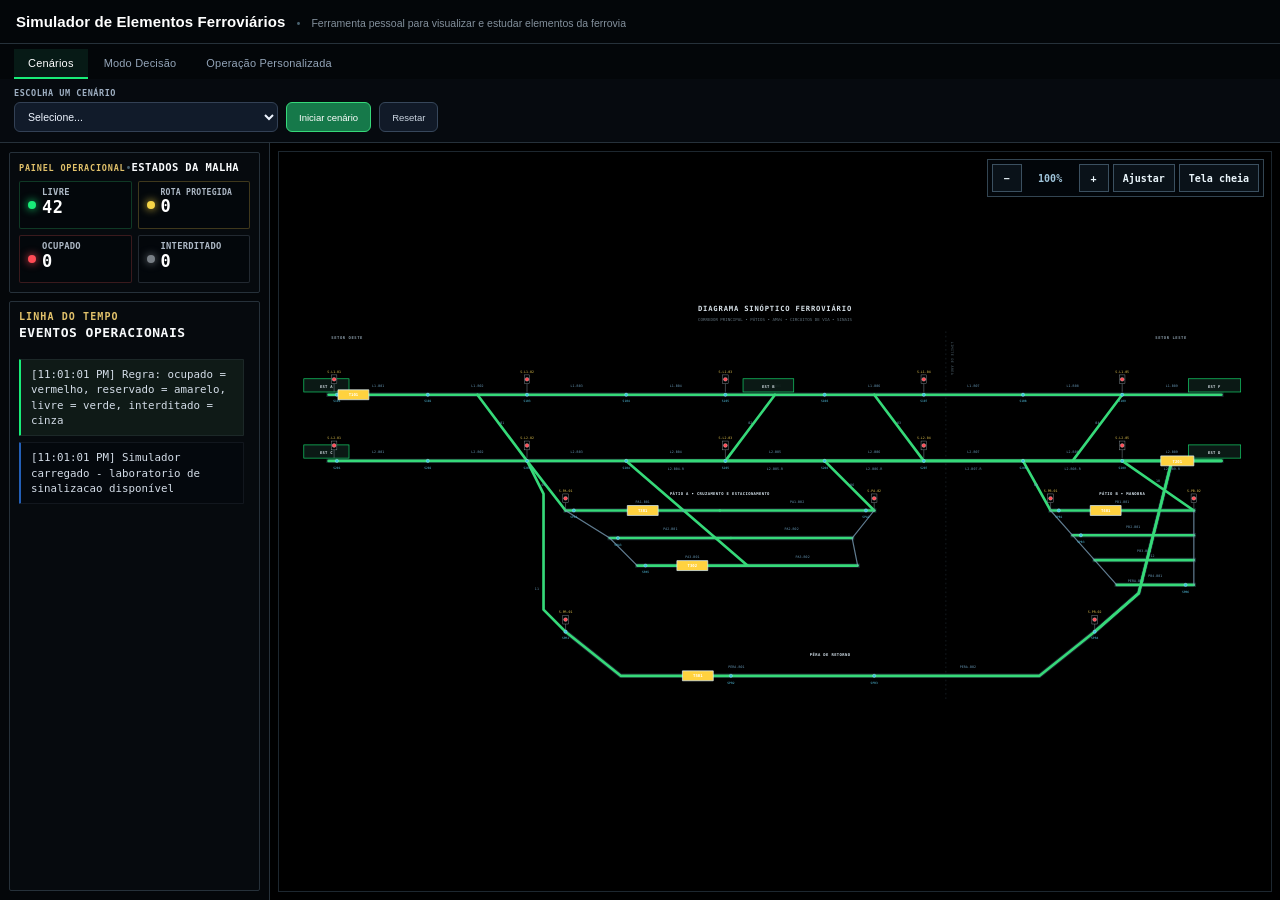
<file: index.html>
<!DOCTYPE html>
<html lang="pt-br">
<head>
  <meta charset="UTF-8">
  <meta name="viewport" content="width=device-width, initial-scale=1.0">
  <title>Simulador de Elementos Ferroviários</title>
  <link rel="stylesheet" href="./css/cco.css?v=77">
</head>
<body>
<header class="cco-header">
  <div class="brand-block brand-block--inline">
    <h1>Simulador de Elementos Ferroviários</h1>
    <span class="brand-separator" aria-hidden="true">•</span>
    <span class="subtitle">Ferramenta pessoal para visualizar e estudar elementos da ferrovia</span>
  </div>
</header>

<section class="operation-hub" aria-label="Modos de operação">
  <nav class="mode-tabs" role="tablist" aria-label="Modos do simulador">
    <button type="button" class="mode-tab active" data-mode-tab="cenarios" role="tab" aria-selected="true">Cenários</button>
    <button type="button" class="mode-tab" data-mode-tab="decisao" role="tab" aria-selected="false">Modo Decisão</button>
    <button type="button" class="mode-tab" data-mode-tab="livre" role="tab" aria-selected="false">Operação Personalizada</button>
  </nav>

  <div class="mode-panel active" data-mode-panel="cenarios">
    <label class="operation-field operation-field--wide">
      <span>Escolha um cenário</span>
      <select id="scenario-select">
        <option value="">Selecione...</option>
        <option value="cruzamento">Encontro de trens</option>
        <option value="ultrapassagem">Linha dupla</option>
        <option value="falha_amv">Falha AMV</option>
        <option value="pera">Retorno pera</option>
        <option value="saida_patio">Saída pátio livre</option>
        <option value="terminal">Manobra Pátio B</option>
        <option value="manutencao">Janela manutenção</option>
        <option value="comboio_longo">Comboio longo</option>
        <option value="fila_terminal">Fila de recebimento no terminal</option>
        <option value="cruzamento_patio_b">Cruzamento e manobra no Pátio B</option>
        <option value="circulacao_paralela">Circulação paralela de cargas</option>
        <option value="regulacao_pera">Regulação pela pera operacional</option>
        <option value="linha1_interditada">Linha 1 interditada, circulação pela Linha 2</option>
        <option value="linha2_interditada">Linha 2 interditada, circulação pela Linha 1</option>
        <option value="estacionamento_patio_a">Estacionamento técnico no Pátio A</option>
        <option value="prioridade_principal">Prioridade da linha principal no Pátio A</option>
        <option value="manobra_com_passagem">Manobra no Pátio B com passagem na principal</option>
        <option value="conflito_rotas">Sinalização: conflito entre rotas</option>
        <option value="bloco_ocupado">Sinalização: bloco ocupado impede autorização</option>
        <option value="travamento_aproximacao">Sinalização: travamento de aproximação</option>
        <option value="liberacao_sequencial">Sinalização: liberação sequencial da rota</option>
        <option value="falha_deteccao_via">Sinalização: falha na detecção de via</option>
        <option value="perda_deteccao_amv">Sinalização: perda de detecção do AMV</option>
        <option value="protecao_sobreposicao">Sinalização: proteção além do sinal</option>
      </select>
    </label>
    <button type="button" class="operation-primary" id="run-scenario">Iniciar cenário</button>
    <button type="button" class="operation-secondary" data-action="reset">Resetar</button>
  </div>

  <div class="mode-panel" data-mode-panel="decisao">
    <label class="operation-field operation-field--wide">
      <span>Escolha uma missão</span>
      <select id="mission-select">
        <option value="">Selecione...</option>
        <option value="cruzamento_decisao">Missão 1 - Encontro operacional no Pátio A</option>
        <option value="prioridade_exportacao">Missão 2 - Prioridade de exportação</option>
        <option value="falha_amv_decisao">Missão 3 - Falha de AMV e contingência</option>
        <option value="janela_manutencao_decisao">Missão 4 - Janela de manutenção</option>
        <option value="fila_terminal_decisao">Missão 5 - Fila no terminal</option>
      </select>
    </label>
    <button type="button" class="operation-primary" id="run-mission">Iniciar missão</button>
    <button type="button" class="operation-secondary" data-action="reset-missao">Resetar missão</button>
    <div class="decision-game-hud" aria-label="Progresso da missão">
      <span><small>Pontuação</small><strong id="game-score">100</strong></span>
      <span><small>Segurança</small><strong id="game-safety">100%</strong></span>
      <span><small>Tentativas</small><strong id="game-lives">3</strong></span>
      <span><small>Sequência</small><strong id="game-streak">0</strong></span>
    </div>
  </div>

  <div class="mode-panel mode-panel--custom" data-mode-panel="livre">
    <div class="custom-intro">
      <strong>Operação Personalizada</strong>
      <span>Selecione até quatro trens. Somente rotas contínuas e compatíveis com a posição inicial serão apresentadas.</span>
    </div>
    <div class="custom-trains-grid custom-trains-grid--four">
      <fieldset class="custom-train-card">
        <legend>Trem 1</legend>
        <label class="operation-field"><span>Trem</span><select id="custom-train-1-name"><option value="">Não utilizar</option><option value="T101">T101</option><option value="T201" selected>T201</option><option value="T301">T301</option><option value="T302">T302</option><option value="T401">T401</option><option value="T501">T501</option></select></label>
        <label class="operation-field"><span>Velocidade</span><select id="custom-train-1-speed"><option value="0.70">Lenta</option><option value="1" selected>Normal</option><option value="1.20">Rápida</option></select></label>
        <label class="operation-field operation-field--wide"><span>Rota ferroviária válida</span><select id="custom-train-1-route"><option value="">Selecione um trem</option></select></label>
      </fieldset>
      <fieldset class="custom-train-card">
        <legend>Trem 2</legend>
        <label class="operation-field"><span>Trem</span><select id="custom-train-2-name"><option value="">Não utilizar</option><option value="T101">T101</option><option value="T201">T201</option><option value="T301" selected>T301</option><option value="T302">T302</option><option value="T401">T401</option><option value="T501">T501</option></select></label>
        <label class="operation-field"><span>Velocidade</span><select id="custom-train-2-speed"><option value="0.70">Lenta</option><option value="1" selected>Normal</option><option value="1.20">Rápida</option></select></label>
        <label class="operation-field operation-field--wide"><span>Rota ferroviária válida</span><select id="custom-train-2-route"><option value="">Selecione um trem</option></select></label>
      </fieldset>
      <fieldset class="custom-train-card">
        <legend>Trem 3</legend>
        <label class="operation-field"><span>Trem</span><select id="custom-train-3-name"><option value="">Não utilizar</option><option value="T101">T101</option><option value="T201">T201</option><option value="T301">T301</option><option value="T302">T302</option><option value="T401">T401</option><option value="T501">T501</option></select></label>
        <label class="operation-field"><span>Velocidade</span><select id="custom-train-3-speed"><option value="0.70">Lenta</option><option value="1" selected>Normal</option><option value="1.20">Rápida</option></select></label>
        <label class="operation-field operation-field--wide"><span>Rota ferroviária válida</span><select id="custom-train-3-route"><option value="">Selecione um trem</option></select></label>
      </fieldset>
      <fieldset class="custom-train-card">
        <legend>Trem 4</legend>
        <label class="operation-field"><span>Trem</span><select id="custom-train-4-name"><option value="">Não utilizar</option><option value="T101">T101</option><option value="T201">T201</option><option value="T301">T301</option><option value="T302">T302</option><option value="T401">T401</option><option value="T501">T501</option></select></label>
        <label class="operation-field"><span>Velocidade</span><select id="custom-train-4-speed"><option value="0.70">Lenta</option><option value="1" selected>Normal</option><option value="1.20">Rápida</option></select></label>
        <label class="operation-field operation-field--wide"><span>Rota ferroviária válida</span><select id="custom-train-4-route"><option value="">Selecione um trem</option></select></label>
      </fieldset>
    </div>
    <div class="custom-help"><strong>Regra do simulador:</strong> cada trem começa no início da rota selecionada. Rotas descontínuas, incompatíveis ou pertencentes a outro trem não são oferecidas.</div>
    <div class="custom-actions">
      <button type="button" class="operation-primary" id="run-custom-operation">Iniciar operação</button>
      <button type="button" class="operation-secondary" id="reset-custom-operation">Limpar configuração</button>
      <button type="button" class="operation-secondary" id="toggle-custom-panel" aria-expanded="true">Recolher painel</button>
      <span id="custom-operation-message" role="status" aria-live="polite"></span>
    </div>
  </div>
</section>
<main class="cco-main">
  <aside class="event-console" aria-label="Eventos operacionais">
    <div class="console-summary">
      <div class="panel-title-row panel-title-row--inline">
        <span class="panel-kicker">Painel operacional</span>
        <span class="panel-title-separator" aria-hidden="true">•</span>
        <strong>Estados da malha</strong>
      </div>
      <div class="state-dashboard">
        <div class="state-card state-card--free"><div class="state-card-icon"></div><div><span class="state-card-label">Livre</span><strong id="state-count-free">0</strong></div></div>
        <div class="state-card state-card--reserved"><div class="state-card-icon"></div><div><span class="state-card-label">Rota protegida</span><strong id="state-count-reserved">0</strong></div></div>
        <div class="state-card state-card--busy"><div class="state-card-icon"></div><div><span class="state-card-label">Ocupado</span><strong id="state-count-busy">0</strong></div></div>
        <div class="state-card state-card--off"><div class="state-card-icon"></div><div><span class="state-card-label">Interditado</span><strong id="state-count-off">0</strong></div></div>
      </div>
      <div class="state-legend">
        <span><i class="state-dot state-free"></i> Bloco liberado para circulação</span>
        <span><i class="state-dot state-reserved"></i> Trechos da rota estabelecida e protegida</span>
        <span><i class="state-dot state-busy"></i> Trem ocupando o bloco</span>
        <span><i class="state-dot state-off"></i> Falha, bloqueio ou manutenção</span>
      </div>
    </div>
    <div class="event-feed">
      <div class="panel-title-row">
        <span class="panel-kicker">Linha do tempo</span>
        <strong>Eventos operacionais</strong>
      </div>
      <ul id="event-list"></ul>
    </div>
  </aside>
<section class="synoptic-panel">
<div class="map-toolbar" role="group" aria-label="Controles de visualização do mapa">
  <button type="button" id="map-zoom-out" title="Diminuir zoom" aria-label="Diminuir zoom">−</button>
  <span id="map-zoom-level" aria-live="polite">100%</span>
  <button type="button" id="map-zoom-in" title="Aumentar zoom" aria-label="Aumentar zoom">+</button>
  <button type="button" id="map-zoom-reset" title="Restaurar visualização" aria-label="Restaurar visualização">Ajustar</button>
  <button type="button" id="map-fullscreen" title="Abrir mapa em tela cheia" aria-label="Abrir mapa em tela cheia">Tela cheia</button>
</div>
<div class="synoptic-viewport" id="synoptic-viewport">
<svg id="cco-realista-svg" viewBox="0 0 1800 820" xmlns="http://www.w3.org/2000/svg">
  <defs><filter id="glow-soft-green"><feGaussianBlur stdDeviation="1"/></filter><filter id="glow-soft-red"><feGaussianBlur stdDeviation="1"/></filter></defs>
  <text x="900" y="28" class="synoptic-main-title">DIAGRAMA SINÓPTICO FERROVIÁRIO</text>
  <text x="900" y="47" class="synoptic-subtitle">CORREDOR PRINCIPAL • PÁTIOS • AMVs • CIRCUITOS DE VIA • SINAIS</text>
  <g id="panel-reference-layer"><text class="area-code" x="95" y="78">SETOR OESTE</text><text class="area-code" x="1590" y="78">SETOR LESTE</text><line class="panel-divider" x1="1210" y1="65" x2="1210" y2="735"/><text class="panel-divider-label" x="1222" y="84">LIMITE DE ÁREA</text></g>
  <g id="track-base-layer">
    <line class="track-base" x1="90" y1="180" x2="1710" y2="180"/><line class="track-base" x1="90" y1="300" x2="1710" y2="300"/>
    <line class="track-base" x1="520" y1="390" x2="1080" y2="390"/><line class="track-base" x1="600" y1="440" x2="1040" y2="440"/><line class="track-base" x1="650" y1="490" x2="1050" y2="490"/>
    <line class="track-base" x1="1400" y1="390" x2="1660" y2="390"/><line class="track-base" x1="1440" y1="435" x2="1660" y2="435"/><line class="track-base" x1="1480" y1="480" x2="1660" y2="480"/><line class="track-base" x1="1520" y1="525" x2="1660" y2="525"/>
    <path class="track-base" d="M 520 610 L 620 690 L 1380 690 L 1480 610 L 1560 540 L 1620 300"/>
  </g>
  <g id="track-segments"><line id="SEG-L1-B01" class="segment" x1="90" y1="180" x2="270" y2="180"/><text class="block-label" x="180" y="166">L1-B01</text>
    <line id="SEG-L1-B02" class="segment" x1="270" y1="180" x2="450" y2="180"/><text class="block-label" x="360" y="166">L1-B02</text>
    <line id="SEG-L1-B03" class="segment" x1="450" y1="180" x2="630" y2="180"/><text class="block-label" x="540" y="166">L1-B03</text>
    <line id="SEG-L1-B04" class="segment" x1="630" y1="180" x2="810" y2="180"/><text class="block-label" x="720" y="166">L1-B04</text>
    <line id="SEG-L1-B05" class="segment" x1="810" y1="180" x2="990" y2="180"/><text class="block-label" x="900" y="166">L1-B05</text>
    <line id="SEG-L1-B06" class="segment" x1="990" y1="180" x2="1170" y2="180"/><text class="block-label" x="1080" y="166">L1-B06</text>
    <line id="SEG-L1-B07" class="segment" x1="1170" y1="180" x2="1350" y2="180"/><text class="block-label" x="1260" y="166">L1-B07</text>
    <line id="SEG-L1-B08" class="segment" x1="1350" y1="180" x2="1530" y2="180"/><text class="block-label" x="1440" y="166">L1-B08</text>
    <line id="SEG-L1-B09" class="segment" x1="1530" y1="180" x2="1710" y2="180"/><text class="block-label" x="1620" y="166">L1-B09</text>
    <line id="SEG-L2-B01" class="segment" x1="90" y1="300" x2="270" y2="300"/><text class="block-label" x="180" y="286">L2-B01</text>
    <line id="SEG-L2-B02" class="segment" x1="270" y1="300" x2="450" y2="300"/><text class="block-label" x="360" y="286">L2-B02</text>
    <line id="SEG-L2-B03" class="segment" x1="450" y1="300" x2="630" y2="300"/><text class="block-label" x="540" y="286">L2-B03</text>
    <line id="SEG-L2-B04" class="segment" x1="630" y1="300" x2="810" y2="300"/><text class="block-label" x="720" y="286">L2-B04</text>
    <line id="SEG-L2-B05" class="segment" x1="810" y1="300" x2="990" y2="300"/><text class="block-label" x="900" y="286">L2-B05</text>
    <line id="SEG-L2-B06" class="segment" x1="990" y1="300" x2="1170" y2="300"/><text class="block-label" x="1080" y="286">L2-B06</text>
    <line id="SEG-L2-B07" class="segment" x1="1170" y1="300" x2="1350" y2="300"/><text class="block-label" x="1260" y="286">L2-B07</text>
    <line id="SEG-L2-B08" class="segment" x1="1350" y1="300" x2="1530" y2="300"/><text class="block-label" x="1440" y="286">L2-B08</text>
    <line id="SEG-L2-B09" class="segment" x1="1530" y1="300" x2="1710" y2="300"/><text class="block-label" x="1620" y="286">L2-B09</text>
    <line id="SEG-L2-B04-R" class="segment reverse-segment" x1="810" y1="300" x2="630" y2="300"/><text class="block-label" x="720" y="316">L2-B04-R</text>
    <line id="SEG-L2-B05-R" class="segment reverse-segment" x1="990" y1="300" x2="810" y2="300"/><text class="block-label" x="900" y="316">L2-B05-R</text>
    <line id="SEG-L2-B06-R" class="segment reverse-segment" x1="1170" y1="300" x2="990" y2="300"/><text class="block-label" x="1080" y="316">L2-B06-R</text>
    <line id="SEG-L2-B07-R" class="segment reverse-segment" x1="1350" y1="300" x2="1170" y2="300"/><text class="block-label" x="1260" y="316">L2-B07-R</text>
    <line id="SEG-L2-B08-R" class="segment reverse-segment" x1="1530" y1="300" x2="1350" y2="300"/><text class="block-label" x="1440" y="316">L2-B08-R</text>
    <line id="SEG-L2-B09-R" class="segment reverse-segment" x1="1710" y1="300" x2="1530" y2="300"/><text class="block-label" x="1620" y="316">L2-B09-R</text>
    <line id="SEG-PA1-B01" class="segment" x1="520" y1="390" x2="800" y2="390"/><text class="block-label" x="660" y="376">PA1-B01</text>
    <line id="SEG-PA1-B02" class="segment" x1="800" y1="390" x2="1080" y2="390"/><text class="block-label" x="940" y="376">PA1-B02</text>
    <line id="SEG-PA2-B01" class="segment" x1="600" y1="440" x2="820" y2="440"/><text class="block-label" x="710" y="426">PA2-B01</text>
    <line id="SEG-PA2-B02" class="segment" x1="820" y1="440" x2="1040" y2="440"/><text class="block-label" x="930" y="426">PA2-B02</text>
    <line id="SEG-PA3-B01" class="segment" x1="650" y1="490" x2="850" y2="490"/><text class="block-label" x="750" y="476">PA3-B01</text>
    <line id="SEG-PA3-B02" class="segment" x1="850" y1="490" x2="1050" y2="490"/><text class="block-label" x="950" y="476">PA3-B02</text>
    <line id="SEG-PB1-B01" class="segment" x1="1400" y1="390" x2="1660" y2="390"/><text class="block-label" x="1530" y="376">PB1-B01</text>
    <line id="SEG-PB2-B01" class="segment" x1="1440" y1="435" x2="1660" y2="435"/><text class="block-label" x="1550" y="421">PB2-B01</text>
    <line id="SEG-PB3-B01" class="segment" x1="1480" y1="480" x2="1660" y2="480"/><text class="block-label" x="1570" y="466">PB3-B01</text>
    <line id="SEG-PB4-B01" class="segment" x1="1520" y1="525" x2="1660" y2="525"/><text class="block-label" x="1590" y="511">PB4-B01</text>
    <path id="SEG-PERA-B01" class="segment" d="M 520 610 L 620 690 L 1080 690"/><text class="block-label" x="830" y="676">PERA-B01</text>
    <path id="SEG-PERA-B02" class="segment" d="M 1080 690 L 1380 690 L 1480 610"/><text class="block-label" x="1250" y="676">PERA-B02</text>
    <path id="SEG-PERA-B03" class="segment" d="M 1480 610 L 1560 540 L 1620 300"/><text class="block-label" x="1555" y="520">PERA-B03</text></g>
  <g id="amv-layer">
    <path id="SEG-AMV-01" class="amv" d="M 360 180 L 450 300"/><text class="block-label" x="405" y="234">01</text>
    <path id="SEG-AMV-02" class="amv" d="M 810 300 L 900 180"/><text class="block-label" x="855" y="234">02</text>
    <path id="SEG-AMV-03" class="amv" d="M 1080 180 L 1170 300"/><text class="block-label" x="1125" y="234">03</text>
    <path id="SEG-AMV-04" class="amv" d="M 1440 300 L 1530 180"/><text class="block-label" x="1485" y="234">04</text>
    <path id="SEG-AMV-05" class="amv" d="M 450 300 L 520 390"/><text class="block-label" x="480" y="346">05</text>
    <path id="SEG-AMV-06" class="amv" d="M 1080 390 L 990 300"/><text class="block-label" x="1040" y="346">06</text>
    <path id="SEG-AMV-07" class="amv" d="M 850 490 L 630 300"/><text class="block-label" x="735" y="392">07</text>
    <path id="SEG-AMV-09" class="amv" d="M 1350 300 L 1400 390"/><text class="block-label" x="1373" y="346">09</text>
    <path id="SEG-AMV-10" class="amv" d="M 1530 300 L 1660 390"/><text class="block-label" x="1595" y="338">10</text>
    <path id="SEG-AMV-11" class="amv" d="M 450 300 L 480 360 L 480 570 L 520 610"/><text class="block-label" x="468" y="535">11</text>
    <path id="SEG-AMV-12" class="amv" d="M 1620 300 L 1560 540 L 1480 610"/><text class="block-label" x="1585" y="475">12</text>
  </g>
  <g id="decorative-yard-ladders" aria-hidden="true"><path class="yard-ladder" d="M 520 390 L 600 440 L 650 490 M 1080 390 L 1040 440 L 1050 490 M 1400 390 L 1440 435 L 1480 480 L 1520 525 M 1660 390 L 1660 435 L 1660 480 L 1660 525"/></g>
  <g id="station-layer">
    <rect class="station-box" x="45" y="151" width="82" height="24"/><text class="station-text" x="86" y="167">EST A</text><rect class="station-box" x="45" y="271" width="82" height="24"/><text class="station-text" x="86" y="287">EST C</text>
    <rect class="station-box" x="842" y="151" width="92" height="24"/><text class="station-text" x="888" y="167">EST B</text><rect class="station-box" x="1650" y="151" width="95" height="24"/><text class="station-text" x="1697" y="167">EST F</text><rect class="station-box" x="1650" y="271" width="95" height="24"/><text class="station-text" x="1697" y="287">EST D</text>
    <text class="yard-title" x="800" y="362">PÁTIO A • CRUZAMENTO E ESTACIONAMENTO</text><text class="yard-title" x="1530" y="362">PÁTIO B • MANOBRA</text><text class="yard-title" x="1000" y="654">PÊRA DE RETORNO</text>
  </g>
  <g id="signal-layer"><g transform="translate(100,152)"><line class="signal-mast" x1="0" y1="8" x2="0" y2="22"/><rect class="signal-head" x="-5" y="-8" width="10" height="16"/><circle id="S-L1-01" class="signal-lamp" cx="0" cy="0" r="3.5"/><text class="signal-label" x="0" y="-12">S-L1-01</text></g><g transform="translate(450,152)"><line class="signal-mast" x1="0" y1="8" x2="0" y2="22"/><rect class="signal-head" x="-5" y="-8" width="10" height="16"/><circle id="S-L1-02" class="signal-lamp" cx="0" cy="0" r="3.5"/><text class="signal-label" x="0" y="-12">S-L1-02</text></g><g transform="translate(810,152)"><line class="signal-mast" x1="0" y1="8" x2="0" y2="22"/><rect class="signal-head" x="-5" y="-8" width="10" height="16"/><circle id="S-L1-03" class="signal-lamp" cx="0" cy="0" r="3.5"/><text class="signal-label" x="0" y="-12">S-L1-03</text></g><g transform="translate(1170,152)"><line class="signal-mast" x1="0" y1="8" x2="0" y2="22"/><rect class="signal-head" x="-5" y="-8" width="10" height="16"/><circle id="S-L1-04" class="signal-lamp" cx="0" cy="0" r="3.5"/><text class="signal-label" x="0" y="-12">S-L1-04</text></g><g transform="translate(1530,152)"><line class="signal-mast" x1="0" y1="8" x2="0" y2="22"/><rect class="signal-head" x="-5" y="-8" width="10" height="16"/><circle id="S-L1-05" class="signal-lamp" cx="0" cy="0" r="3.5"/><text class="signal-label" x="0" y="-12">S-L1-05</text></g><g transform="translate(100,272)"><line class="signal-mast" x1="0" y1="8" x2="0" y2="22"/><rect class="signal-head" x="-5" y="-8" width="10" height="16"/><circle id="S-L2-01" class="signal-lamp" cx="0" cy="0" r="3.5"/><text class="signal-label" x="0" y="-12">S-L2-01</text></g><g transform="translate(450,272)"><line class="signal-mast" x1="0" y1="8" x2="0" y2="22"/><rect class="signal-head" x="-5" y="-8" width="10" height="16"/><circle id="S-L2-02" class="signal-lamp" cx="0" cy="0" r="3.5"/><text class="signal-label" x="0" y="-12">S-L2-02</text></g><g transform="translate(810,272)"><line class="signal-mast" x1="0" y1="8" x2="0" y2="22"/><rect class="signal-head" x="-5" y="-8" width="10" height="16"/><circle id="S-L2-03" class="signal-lamp" cx="0" cy="0" r="3.5"/><text class="signal-label" x="0" y="-12">S-L2-03</text></g><g transform="translate(1170,272)"><line class="signal-mast" x1="0" y1="8" x2="0" y2="22"/><rect class="signal-head" x="-5" y="-8" width="10" height="16"/><circle id="S-L2-04" class="signal-lamp" cx="0" cy="0" r="3.5"/><text class="signal-label" x="0" y="-12">S-L2-04</text></g><g transform="translate(1530,272)"><line class="signal-mast" x1="0" y1="8" x2="0" y2="22"/><rect class="signal-head" x="-5" y="-8" width="10" height="16"/><circle id="S-L2-05" class="signal-lamp" cx="0" cy="0" r="3.5"/><text class="signal-label" x="0" y="-12">S-L2-05</text></g><g transform="translate(520,368)"><line class="signal-mast" x1="0" y1="8" x2="0" y2="20"/><rect class="signal-head" x="-5" y="-8" width="10" height="16"/><circle id="S-PA-01" class="signal-lamp" cx="0" cy="0" r="3.5"/><text class="signal-label" x="0" y="-12">S-PA-01</text></g><g transform="translate(1080,368)"><line class="signal-mast" x1="0" y1="8" x2="0" y2="20"/><rect class="signal-head" x="-5" y="-8" width="10" height="16"/><circle id="S-PA-02" class="signal-lamp" cx="0" cy="0" r="3.5"/><text class="signal-label" x="0" y="-12">S-PA-02</text></g><g transform="translate(1400,368)"><line class="signal-mast" x1="0" y1="8" x2="0" y2="20"/><rect class="signal-head" x="-5" y="-8" width="10" height="16"/><circle id="S-PB-01" class="signal-lamp" cx="0" cy="0" r="3.5"/><text class="signal-label" x="0" y="-12">S-PB-01</text></g><g transform="translate(1660,368)"><line class="signal-mast" x1="0" y1="8" x2="0" y2="20"/><rect class="signal-head" x="-5" y="-8" width="10" height="16"/><circle id="S-PB-02" class="signal-lamp" cx="0" cy="0" r="3.5"/><text class="signal-label" x="0" y="-12">S-PB-02</text></g><g transform="translate(520,588)"><line class="signal-mast" x1="0" y1="8" x2="0" y2="20"/><rect class="signal-head" x="-5" y="-8" width="10" height="16"/><circle id="S-PR-01" class="signal-lamp" cx="0" cy="0" r="3.5"/><text class="signal-label" x="0" y="-12">S-PR-01</text></g><g transform="translate(1480,588)"><line class="signal-mast" x1="0" y1="8" x2="0" y2="20"/><rect class="signal-head" x="-5" y="-8" width="10" height="16"/><circle id="S-PR-02" class="signal-lamp" cx="0" cy="0" r="3.5"/><text class="signal-label" x="0" y="-12">S-PR-02</text></g></g><g id="sensor-layer"></g><script><![CDATA[
const sg=document.currentScript.previousElementSibling;const pts=[[105,180,'S101'],[270,180,'S102'],[450,180,'S103'],[630,180,'S104'],[810,180,'S105'],[990,180,'S106'],[1170,180,'S107'],[1350,180,'S108'],[1530,180,'S109'],[105,300,'S201'],[270,300,'S202'],[450,300,'S203'],[630,300,'S204'],[810,300,'S205'],[990,300,'S206'],[1170,300,'S207'],[1350,300,'S208'],[1530,300,'S209'],[535,390,'SPA1'],[1065,390,'SPA2'],[615,440,'SPA3'],[665,490,'SPA5'],[1415,390,'SPB1'],[1455,435,'SPB3'],[1645,525,'SPB6'],[520,610,'SPR1'],[820,690,'SPR2'],[1080,690,'SPR3'],[1480,610,'SPR4']];pts.forEach(p=>{const c=document.createElementNS('http://www.w3.org/2000/svg','circle');c.setAttribute('class','sensor');c.setAttribute('cx',p[0]);c.setAttribute('cy',p[1]);c.setAttribute('r','3');const t=document.createElementNS('http://www.w3.org/2000/svg','text');t.setAttribute('class','sensor-label');t.setAttribute('x',p[0]);t.setAttribute('y',p[1]+14);t.textContent=p[2];sg.append(c,t);});
]]></script><g id="train-layer">
<g id="TRAIN-T101" class="train freight-priority" transform="translate(135,180)"><rect class="train-loco" x="-28" y="-9" width="56" height="18"/><text class="train-text" x="0" y="3">T101</text></g>
<g id="TRAIN-T201" class="train freight-heavy" transform="translate(1630,300)"><rect class="train-loco" x="-30" y="-9" width="60" height="18"/><text class="train-text" x="0" y="3">T201</text></g>
<g id="TRAIN-T301" class="train freight-yard" transform="translate(660,390)"><rect class="train-loco" x="-28" y="-9" width="56" height="18"/><text class="train-text" x="0" y="3">T301</text></g>
<g id="TRAIN-T302" class="train freight-yard" transform="translate(750,490)"><rect class="train-loco" x="-28" y="-9" width="56" height="18"/><text class="train-text" x="0" y="3">T302</text></g>
<g id="TRAIN-T401" class="train freight-heavy" transform="translate(1500,390)"><rect class="train-loco" x="-28" y="-9" width="56" height="18"/><text class="train-text" x="0" y="3">T401</text></g>
<g id="TRAIN-T501" class="train freight-return" transform="translate(760,690)"><rect class="train-loco" x="-28" y="-9" width="56" height="18"/><text class="train-text" x="0" y="3">T501</text></g></g></svg>
</div>
</section>

</main>
<script src="./js/cco.js?v=77"></script>
<script src="./js/decisions.js?v=77"></script>
</body>
</html>
</file>
<file: css/cco.css>
* { margin: 0; padding: 0; box-sizing: border-box; }
:root{
  --bg:#060707; --panel:#101214; --panel2:#090a0b; --line-base:#16232c;
  --livre:#36d979; --reservado:#d9b84a; --ocupado:#c94b4b; --indisp:#666a70;
  --sensor:#37c7d9; --txt:#e8ecef; --muted:#9aa6ad;
}
body { background: var(--bg); color: var(--txt); font-family: "Segoe UI", Inter, Arial, sans-serif; overflow:hidden; }
.cco-header { height:44px; background:#0d0f10; border-bottom:1px solid #30363a; display:flex; align-items:center; justify-content:space-between; padding:0 18px; }
.cco-header h1 { font-size:15px; letter-spacing:1.2px; color:#fff; }
.status-indicator { color:var(--livre); font-size:12px; }
.cco-main { display:flex; height:calc(100vh - 44px); }
.synoptic-panel { flex:1; background:radial-gradient(circle at center,#101415 0%,#050606 72%); display:flex; align-items:center; justify-content:center; padding:10px; }
.side-panel { width:340px; background:#101112; border-left:1px solid #30363a; padding:14px; overflow-y:auto; }
.side-panel h2 { font-size:13px; color:#e2c26b; margin:0 0 10px; letter-spacing:1px; }
.info-box { border:1px solid #30363a; background:#090a0b; padding:10px; margin-bottom:12px; border-radius:5px; font-size:11px; color:#cfd6da; line-height:1.45; }
#cco-realista-svg { width:100%; max-height:calc(100vh - 70px); }
.btn-realista { width:100%; margin:4px 0; padding:7px 8px; background:#123044; border:1px solid #2f81c7; color:#fff; font-family:Consolas, monospace; font-size:11px; border-radius:4px; cursor:pointer; text-align:left; }
.btn-realista:hover { background:#18435f; }
.track-base{ stroke:var(--line-base); stroke-width:11; stroke-linecap:round; stroke-linejoin:round; fill:none; opacity:.95; }
.track-sleeper{ stroke:#293942; stroke-width:1.2; opacity:.55; }
.segment{ stroke:var(--livre); stroke-width:4.8; stroke-linecap:round; stroke-linejoin:round; fill:none; filter:url(#glow-soft-green); transition:stroke .18s, stroke-width .18s, opacity .18s; }
.segment.reserved{ stroke:var(--reservado); stroke-width:5.8; filter:none; }
.segment.occupied{ stroke:var(--ocupado); stroke-width:6.4; filter:url(#glow-soft-red); }
.segment.unavailable{ stroke:var(--indisp); stroke-width:5.4; filter:none; stroke-dasharray:10 7; opacity:.72; }
.amv{ stroke:#c99d39; stroke-width:4.8; stroke-linecap:round; stroke-linejoin:round; fill:none; filter:none; transition:stroke .18s, stroke-width .18s; }
.amv.reserved{ stroke:var(--reservado); stroke-width:5.8; }
.amv.occupied{ stroke:var(--ocupado); stroke-width:6.4; filter:url(#glow-soft-red); }
.amv.failed,.amv.unavailable{ stroke:var(--indisp); stroke-width:5.4; stroke-dasharray:9 7; opacity:.75; }
.block-label{ fill:#8fb8ff; font-size:8px; text-anchor:middle; }
.signal-lamp{ fill:#8e2f2f; stroke:#fff; stroke-width:.8; }
.signal-lamp.green{ fill:var(--livre); filter:url(#glow-soft-green); }
.signal-lamp.yellow{ fill:var(--reservado); }
.signal-lamp.red{ fill:var(--ocupado); filter:url(#glow-soft-red); }
.signal-mast{ stroke:#747474; stroke-width:2; stroke-linecap:round; }
.signal-head{ fill:#0a0a0a; stroke:#ccc; stroke-width:1; }
.signal-label{ fill:#e2c26b; font-size:7.5px; text-anchor:middle; }
.sensor{ fill:var(--sensor); stroke:#fff; stroke-width:.8; }
.sensor.active{ fill:var(--ocupado); filter:url(#glow-soft-red); }
.sensor-label{ fill:#8feeff; font-size:7px; text-anchor:middle; }
.train-tag{ fill:#182232; stroke:#fff; stroke-width:1; rx:3; filter:drop-shadow(0 1px 2px rgba(0,0,0,.8)); }
.train-tag.priority{ fill:#0b5a97; }.train-tag.freight{ fill:#2c663d; }.train-tag.yard{ fill:#8a510f; }.train-tag.return{ fill:#654082; }
.train-text{ fill:#fff; font-size:10px; text-anchor:middle; font-weight:bold; pointer-events:none; }
.station-box{ fill:#111b16; stroke:var(--livre); stroke-width:1.2; rx:4; opacity:.92; }
.station-text{ fill:#fff; font-size:10px; text-anchor:middle; font-weight:bold; }
.scenario-box{ fill:#08090a; stroke:#3f474c; stroke-width:1; rx:6; }
.scenario-title{ fill:#e2c26b; font-size:13px; font-weight:bold; }
.scenario-text{ fill:#fff; font-size:11px; cursor:pointer; }
.legend-title{ fill:#fff; font-size:12px; font-weight:bold; }.legend-text{ fill:#ddd; font-size:9px; }


/* ===== Layout moderno v19 ===== */
body {
  background:
    radial-gradient(circle at 20% 0%, rgba(47,129,247,.16), transparent 36%),
    radial-gradient(circle at 80% 12%, rgba(54,217,121,.08), transparent 30%),
    #070b12;
  color: var(--txt);
  font-family: "Segoe UI", Inter, Arial, sans-serif;
  overflow:hidden;
}
.cco-header {
  height:58px;
  background:rgba(11,18,32,.94);
  border-bottom:1px solid #243247;
  display:flex;
  align-items:center;
  justify-content:space-between;
  padding:0 24px;
  backdrop-filter:blur(14px);
}
.brand-block{display:flex;flex-direction:column;gap:2px;}
.cco-header h1{font-size:17px;letter-spacing:.4px;color:#fff;font-weight:700;}
.cco-header .subtitle{color:#9aa8ba;font-size:12px;}
.app-badge{color:#dbeafe;background:rgba(47,129,247,.14);border:1px solid rgba(47,129,247,.38);border-radius:999px;padding:7px 12px;font-size:12px;font-weight:600;}
.scenario-tabs{height:58px;display:flex;align-items:center;gap:10px;padding:8px 20px;background:rgba(9,14,25,.92);border-bottom:1px solid #243247;overflow-x:auto;}
.scenario-tabs .tab-label{color:#9aa8ba;font-size:11px;font-weight:700;letter-spacing:.9px;text-transform:uppercase;margin-right:4px;white-space:nowrap;}
.scenario-tabs button{height:38px;border:1px solid rgba(148,163,184,.18);border-radius:12px;background:linear-gradient(180deg,#172033 0%,#111827 100%);color:#e5eefc;cursor:pointer;font-size:13px;font-weight:650;padding:0 15px;white-space:nowrap;transition:transform .16s ease,background .16s ease,border-color .16s ease,box-shadow .16s ease;}
.scenario-tabs button:hover{transform:translateY(-1px);border-color:rgba(47,129,247,.65);background:linear-gradient(180deg,#1d3152 0%,#17325c 100%);box-shadow:0 8px 24px rgba(47,129,247,.14);}
.scenario-tabs button.active{border-color:rgba(54,217,121,.72);background:linear-gradient(180deg,#123525 0%,#0f2a22 100%);color:#d8ffe7;}
.scenario-tabs button.reset-tab{margin-left:auto;color:#fecaca;border-color:rgba(201,75,75,.45);background:linear-gradient(180deg,#331a20 0%,#221018 100%);}
.cco-main{display:grid;height:calc(100vh - 116px);grid-template-rows:minmax(0,1fr) 120px;}
.synoptic-panel{min-height:0;background:linear-gradient(180deg,rgba(15,23,42,.45),rgba(3,7,18,.18)),radial-gradient(circle at center,#121b22 0%,#05070b 74%);display:flex;align-items:center;justify-content:center;padding:14px 18px 10px;}
.side-panel{display:none;}
#cco-realista-svg{width:100%;height:100%;max-height:100%;border:1px solid rgba(148,163,184,.12);border-radius:18px;background:rgba(2,6,12,.28);box-shadow:0 18px 60px rgba(0,0,0,.28);}
.event-console{display:grid;grid-template-columns:250px minmax(0,1fr);gap:14px;padding:12px 18px 14px;background:rgba(8,13,23,.96);border-top:1px solid #243247;}
.console-summary,.event-feed{background:rgba(17,24,39,.78);border:1px solid rgba(148,163,184,.14);border-radius:14px;padding:12px 14px;min-width:0;}
.console-summary strong,.event-feed strong{display:block;color:#f8fafc;font-size:12px;letter-spacing:.6px;text-transform:uppercase;margin-bottom:7px;}
.state-grid{display:grid;grid-template-columns:1fr 1fr;gap:6px 10px;font-size:12px;color:#9aa8ba;}
.state-dot{width:9px;height:9px;border-radius:999px;display:inline-block;margin-right:6px;vertical-align:middle;}
.state-free{background:var(--livre);}.state-reserved{background:var(--reservado);}.state-busy{background:var(--ocupado);}.state-off{background:var(--indisp);}
#event-list{list-style:none;display:grid;gap:4px;max-height:68px;overflow-y:auto;padding-right:8px;margin:0;}
#event-list li{color:#cbd5e1;font-size:11px;line-height:1.35;font-family:"Segoe UI",Inter,Arial,sans-serif;}
@media (max-width:900px){.cco-header{padding:0 14px}.cco-header h1{font-size:14px}.app-badge{display:none}.cco-main{grid-template-rows:minmax(0,1fr) 150px}.event-console{grid-template-columns:1fr}.console-summary{display:none}.scenario-tabs button.reset-tab{margin-left:0}}


/* ===== Revisao v21 - legibilidade preservada e malha de carga ajustada ===== */
#legend-layer {
    display: none !important;
}

.scenario-tabs {
    gap: 7px;
}

.scenario-tabs button {
    height: 32px;
    font-size: 10.5px;
    padding: 0 10px;
    border-radius: 9px;
}

.amv {
    stroke-width: 5.2px;
    opacity: .96;
}

.train {
    filter: drop-shadow(0 3px 3px rgba(0,0,0,.75));
}

.train-loco {
    fill: #1c4e80;
    stroke: #dbeafe;
    stroke-width: 1.1px;
}

.train-cab {
    fill: #2f81f7;
    stroke: #dbeafe;
    stroke-width: .8px;
}

.train-wagon {
    fill: #334155;
    stroke: #cbd5e1;
    stroke-width: .8px;
}

.freight-heavy .train-loco {
    fill: #245c32;
}

.freight-yard .train-loco {
    fill: #915b17;
}

.freight-return .train-loco {
    fill: #6d4a96;
}

.freight-priority .train-loco {
    fill: #1c4e80;
}

.train-text {
    fill: #fff;
    font-size: 9px;
    text-anchor: middle;
    font-weight: 800;
    pointer-events: none;
}


/* ===== Revisao v23 - sinoptico ferroviario redesenhado ===== */
.track-base {
    stroke: #182533;
    stroke-width: 13px;
    stroke-linecap: round;
    stroke-linejoin: round;
    opacity: .96;
}

.segment {
    stroke-width: 5.1px;
}

.amv {
    stroke-width: 5.1px;
    stroke-linecap: round;
    stroke-linejoin: round;
    fill: none;
}

.block-label {
    font-size: 7.4px;
    opacity: .9;
}

.station-box {
    fill: #0d1c17;
    stroke-width: 1.2px;
}

.train-loco {
    stroke-width: 1.2px;
}


/* ===== Revisao v24 - cenarios reorganizados ===== */
.scenario-tabs button {
    font-size: 10.2px;
}


/* ===== Revisao v25 - cruzamento Patio A ===== */
.scenario-tabs button[data-scenario="cruzamento"] {
    border-color: rgba(217,184,74,.55);
}


/* ===== Revisao v26 - cruzamento operacional ===== */
.scenario-tabs button[data-scenario="cruzamento"] {
    border-color: rgba(54,217,121,.62);
}


/* ===== Revisao v28 - cruzamento real ===== */
.reverse-segment {
    opacity: .96;
}

.reverse-label {
    fill: #5dd7ff;
    font-size: 6.8px;
    opacity: .58;
}

.scenario-tabs button[data-scenario="cruzamento"] {
    border-color: rgba(93,215,255,.75);
    color: #e0f7ff;
}


/* ===== Revisao v29 - encontro de trens ===== */
.reverse-segment {
    opacity: .96;
}

.reverse-label {
    fill: #5dd7ff;
    font-size: 6.8px;
    opacity: .58;
}

.scenario-tabs button[data-scenario="cruzamento"] {
    border-color: rgba(93,215,255,.82);
    color: #e0f7ff;
}

/* ===== Layout v30 - eventos operacionais na esquerda e estados visuais ===== */
.cco-main{display:grid;grid-template-columns:330px minmax(0,1fr);grid-template-rows:minmax(0,1fr);height:calc(100vh - 116px);min-height:0;background:radial-gradient(circle at 0% 30%,rgba(47,129,247,.12),transparent 34%),radial-gradient(circle at 100% 10%,rgba(54,217,121,.08),transparent 30%),#05070b;}
.event-console{display:flex;flex-direction:column;gap:14px;min-width:0;min-height:0;padding:14px;background:linear-gradient(180deg,rgba(11,18,32,.98),rgba(8,13,23,.98));border-right:1px solid rgba(148,163,184,.18);border-top:0;overflow:hidden;}
.synoptic-panel{min-width:0;min-height:0;padding:14px 18px;}
.console-summary,.event-feed{background:linear-gradient(180deg,rgba(17,24,39,.92),rgba(10,15,25,.92));border:1px solid rgba(148,163,184,.16);border-radius:16px;padding:14px;min-width:0;box-shadow:0 14px 36px rgba(0,0,0,.22);}
.console-summary{flex:0 0 auto;}.event-feed{flex:1 1 auto;min-height:0;display:flex;flex-direction:column;}
.panel-title-row{display:flex;flex-direction:column;gap:3px;margin-bottom:12px;}.panel-title-row strong{display:block;color:#f8fafc;font-size:13px;letter-spacing:.5px;text-transform:uppercase;}.panel-kicker{color:#e2c26b;font-size:10px;font-weight:800;letter-spacing:1.1px;text-transform:uppercase;}
.state-dashboard{display:grid;grid-template-columns:1fr 1fr;gap:10px;}.state-card{position:relative;display:flex;align-items:center;gap:9px;min-height:68px;padding:10px;overflow:hidden;border-radius:14px;border:1px solid rgba(148,163,184,.14);background:rgba(15,23,42,.72);}.state-card::after{content:"";position:absolute;inset:auto -18px -24px auto;width:70px;height:70px;border-radius:999px;opacity:.12;}.state-card-icon{width:14px;height:14px;border-radius:999px;flex:0 0 auto;box-shadow:0 0 18px currentColor;}.state-card-label{display:block;margin-bottom:3px;color:#aeb9c6;font-size:10.5px;font-weight:700;text-transform:uppercase;letter-spacing:.4px;}.state-card strong{display:block;color:#fff;font-size:23px;line-height:1;font-weight:850;}
.state-card--free{color:var(--livre);border-color:rgba(54,217,121,.24);}.state-card--free::after,.state-card--free .state-card-icon{background:var(--livre);}.state-card--reserved{color:var(--reservado);border-color:rgba(217,184,74,.28);}.state-card--reserved::after,.state-card--reserved .state-card-icon{background:var(--reservado);}.state-card--busy{color:var(--ocupado);border-color:rgba(201,75,75,.28);}.state-card--busy::after,.state-card--busy .state-card-icon{background:var(--ocupado);}.state-card--off{color:var(--indisp);border-color:rgba(148,163,184,.22);}.state-card--off::after,.state-card--off .state-card-icon{background:var(--indisp);}
.state-legend{display:grid;gap:7px;margin-top:13px;padding-top:12px;border-top:1px solid rgba(148,163,184,.12);}.state-legend span{color:#aab5c2;font-size:11px;line-height:1.35;}.state-dot{width:9px;height:9px;border-radius:999px;display:inline-block;margin-right:7px;vertical-align:-1px;}.state-free{background:var(--livre);}.state-reserved{background:var(--reservado);}.state-busy{background:var(--ocupado);}.state-off{background:var(--indisp);}
#event-list{list-style:none;display:flex;flex-direction:column;gap:7px;flex:1 1 auto;min-height:0;max-height:none;overflow-y:auto;margin:0;padding:0 6px 0 0;}#event-list li{position:relative;color:#d4dde8;font-size:11.2px;line-height:1.42;padding:8px 9px 8px 12px;border:1px solid rgba(148,163,184,.10);border-left:3px solid rgba(47,129,247,.72);border-radius:10px;background:rgba(15,23,42,.58);}#event-list li:first-child{border-left-color:var(--livre);background:rgba(20,35,30,.66);}#event-list::-webkit-scrollbar{width:7px;}#event-list::-webkit-scrollbar-track{background:rgba(15,23,42,.7);border-radius:999px;}#event-list::-webkit-scrollbar-thumb{background:rgba(148,163,184,.28);border-radius:999px;}#event-list::-webkit-scrollbar-thumb:hover{background:rgba(148,163,184,.45);}
@media (max-width:1100px){.cco-main{grid-template-columns:280px minmax(0,1fr);}.event-console{padding:12px;}.state-dashboard{grid-template-columns:1fr;}}
@media (max-width:800px){body{overflow:auto;}.cco-main{height:auto;min-height:calc(100vh - 116px);grid-template-columns:1fr;grid-template-rows:auto minmax(520px,1fr);}.event-console{order:2;border-right:0;border-top:1px solid rgba(148,163,184,.18);max-height:420px;}.synoptic-panel{order:1;min-height:520px;}}

/* ===== Revisao v31 - estados compactos no painel esquerdo ===== */
.cco-main{grid-template-columns:300px minmax(0,1fr);}
.event-console{gap:10px;padding:12px;}
.console-summary{padding:10px 12px;border-radius:14px;}
.event-feed{padding:12px;border-radius:14px;}
.console-summary .panel-title-row{margin-bottom:8px;gap:1px;}
.console-summary .panel-kicker{font-size:9px;letter-spacing:.9px;}
.console-summary .panel-title-row strong{font-size:11px;letter-spacing:.4px;}
.state-dashboard{grid-template-columns:1fr;gap:6px;}
.state-card{min-height:34px;padding:7px 9px;border-radius:10px;gap:8px;}
.state-card::after{display:none;}
.state-card-icon{width:9px;height:9px;box-shadow:0 0 10px currentColor;}
.state-card>div:last-child{width:100%;display:flex;align-items:center;justify-content:space-between;gap:8px;}
.state-card-label{margin:0;font-size:10px;letter-spacing:.35px;}
.state-card strong{font-size:17px;line-height:1;}
.state-legend{display:none;}
#event-list{gap:6px;}
#event-list li{font-size:10.8px;padding:7px 8px 7px 10px;border-radius:9px;}
@media (max-width:1100px){.cco-main{grid-template-columns:270px minmax(0,1fr);}.state-dashboard{grid-template-columns:1fr;}}

/* ===== Revisao v32 - estados 2x2 com altura reduzida ===== */
.console-summary{padding:8px 10px;border-radius:13px;}
.console-summary .panel-title-row{margin-bottom:7px;gap:0;}
.console-summary .panel-kicker{font-size:8.5px;letter-spacing:.8px;line-height:1.05;}
.console-summary .panel-title-row strong{font-size:10.5px;line-height:1.15;}
.state-dashboard{grid-template-columns:1fr 1fr;gap:6px;}
.state-card{min-height:42px;padding:6px 8px;border-radius:10px;gap:6px;}
.state-card-icon{width:8px;height:8px;box-shadow:0 0 8px currentColor;}
.state-card>div:last-child{display:flex;flex-direction:column;align-items:flex-start;justify-content:center;gap:2px;}
.state-card-label{font-size:8.8px;line-height:1;letter-spacing:.25px;}
.state-card strong{font-size:17px;line-height:.95;}
.state-legend{display:none!important;}
@media (max-width:1100px){.state-dashboard{grid-template-columns:1fr 1fr;}}

/* ===== Revisao v35 - preserva modo decisao e evita camada reversa mascarando a Linha 2 ===== */
/* Os segmentos reversos ficam sobre a Linha 2 no SVG. Quando estão livres, não podem esconder a cor real dos blocos diretos. */
.reverse-segment{opacity:.18!important;stroke-width:2.2px!important;filter:none!important;}
.reverse-segment.reserved{opacity:1!important;stroke-width:5.8px!important;}
.reverse-segment.occupied{opacity:1!important;stroke-width:6.5px!important;}
.reverse-segment.unavailable,.reverse-segment.failed{opacity:.75!important;stroke-width:5.4px!important;}
.reverse-label{opacity:.35!important;}

/* ===== Revisao v36 - modo decisao fixo no HTML ===== */
.cco-main{height:calc(100vh - 165px);}
.decisao-tabs{min-height:49px;}
@media (max-width:800px){.cco-main{min-height:calc(100vh - 165px);}}


/* ===== Revisao v43 - sem mascaramento dos segmentos reversos ===== */
.reverse-segment:not(.reserved):not(.occupied):not(.unavailable):not(.failed){
  opacity:0!important;
  stroke-opacity:0!important;
  stroke-width:0!important;
  filter:none!important;
  pointer-events:none!important;
}
.reverse-segment.occupied{stroke:var(--ocupado)!important;stroke-width:7.5px!important;filter:url(#glow-soft-red)!important;opacity:1!important;stroke-opacity:1!important;}
.reverse-segment.reserved{stroke:var(--reservado)!important;stroke-width:6.3px!important;filter:none!important;opacity:1!important;stroke-opacity:1!important;}


/* ===== Revisao v46 - central de modos com listas suspensas ===== */
.operation-hub{background:#0b111b;border-bottom:1px solid #293548;box-shadow:0 8px 22px rgba(0,0,0,.22)}
.mode-tabs{display:flex;align-items:center;gap:4px;padding:10px 18px 0;background:#0a1019}
.mode-tab{appearance:none;border:0;border-bottom:3px solid transparent;background:transparent;color:#93a4b8;padding:11px 18px;font:700 12px/1.1 inherit;letter-spacing:.2px;cursor:pointer}
.mode-tab:hover{color:#fff}.mode-tab.active{color:#fff;border-bottom-color:#36d979;background:rgba(54,217,121,.06)}
.mode-panel{display:none;align-items:end;gap:10px;padding:14px 18px 16px;background:#0d1521}
.mode-panel.active{display:flex}.mode-panel--custom.active{display:block}
.operation-field{display:flex;flex-direction:column;gap:6px;min-width:150px}.operation-field--wide{min-width:310px}
.operation-field span{color:#9fb0c3;font-size:10px;font-weight:700;text-transform:uppercase;letter-spacing:.7px}
.operation-field select,.operation-field input{height:38px;border:1px solid #334155;border-radius:8px;background:#111b2a;color:#eef5ff;padding:0 11px;font:600 12px inherit;outline:none}
.operation-field select:focus,.operation-field input:focus{border-color:#36d979;box-shadow:0 0 0 3px rgba(54,217,121,.12)}
.operation-primary,.operation-secondary{height:38px;border-radius:8px;padding:0 16px;font:700 11px inherit;cursor:pointer}
.operation-primary{background:#16794a;border:1px solid #36d979;color:#fff}.operation-primary:hover{background:#1a8b55}
.operation-secondary{background:#111a28;border:1px solid #37475b;color:#cbd5e1}.operation-secondary:hover{border-color:#7b8ca2;color:#fff}
.custom-intro{display:flex;align-items:baseline;gap:12px;margin-bottom:12px}.custom-intro strong{color:#fff;font-size:13px}.custom-intro span{color:#90a0b4;font-size:11px}
.custom-trains-grid{display:grid;grid-template-columns:1fr 1fr;gap:12px}.custom-train-card{display:grid;grid-template-columns:1fr 170px 1.4fr;gap:10px;border:1px solid #2b3a4e;border-radius:10px;background:#101927;padding:12px}.custom-train-card legend{color:#73e6a5;font-size:11px;font-weight:800;padding:0 6px}
.custom-actions{display:flex;align-items:center;gap:10px;margin-top:12px}#custom-operation-message{color:#f3cf66;font-size:11px}
@media(max-width:1050px){.custom-trains-grid{grid-template-columns:1fr}.custom-train-card{grid-template-columns:1fr 150px 1.2fr}}
@media(max-width:720px){.mode-tabs{overflow-x:auto}.mode-tab{white-space:nowrap}.mode-panel.active{align-items:stretch;flex-direction:column}.operation-field--wide{min-width:0}.custom-train-card{grid-template-columns:1fr}.custom-intro{align-items:flex-start;flex-direction:column}}


/* ===== Revisao v47 - controles compactos ===== */
.operation-hub{box-shadow:0 4px 12px rgba(0,0,0,.18)}
.mode-tabs{gap:2px;padding:5px 14px 0}
.mode-tab{padding:8px 14px;font-size:11px;border-bottom-width:2px}
.mode-panel{gap:8px;padding:9px 14px 10px}
.operation-field{gap:4px;min-width:120px}
.operation-field--wide{min-width:240px}
.operation-field span{font-size:8.5px;letter-spacing:.55px}
.operation-field select,.operation-field input{height:30px;border-radius:6px;padding:0 9px;font-size:10.5px}
.operation-primary,.operation-secondary{height:30px;border-radius:6px;padding:0 12px;font-size:9.5px}
.custom-intro{gap:9px;margin-bottom:7px}
.custom-intro strong{font-size:11px}
.custom-intro span{font-size:9.5px}
.custom-trains-grid{gap:8px}
.custom-train-card{grid-template-columns:130px 130px minmax(210px,1fr);gap:8px;border-radius:8px;padding:7px 9px}
.custom-train-card legend{font-size:9.5px;padding:0 5px}
.custom-actions{gap:8px;margin-top:8px}
#custom-operation-message{font-size:9.5px}
@media(max-width:1050px){
  .custom-trains-grid{grid-template-columns:1fr 1fr}
  .custom-train-card{grid-template-columns:1fr}
}
@media(max-width:780px){
  .custom-trains-grid{grid-template-columns:1fr}
}


/* Revisao v56 - sinoptico abstrato de sinalizacao */
.track-base,.segment,.amv{stroke-linecap:round;stroke-linejoin:round}
.amv{filter:none!important}


/* ===== Revisao v58 - painel sinoptico ferroviario ===== */
:root{--bg:#010304;--panel:#05080c;--panel2:#070b10;--line-base:#26313a;--livre:#18ed78;--reservado:#f5d447;--ocupado:#ff4b55;--indisp:#787f86;--sensor:#43cef3;--txt:#e8f0f6;--muted:#82909b}
body{background:#010304;color:var(--txt);font-family:Consolas,"Segoe UI",monospace}
.cco-header{height:54px;background:#030609;border-bottom:1px solid #26313a;padding:0 16px;box-shadow:none;backdrop-filter:none}.cco-header h1{font-family:"Segoe UI",Arial,sans-serif;font-size:16px;letter-spacing:.1px}.cco-header .subtitle{font-family:"Segoe UI",Arial,sans-serif;font-size:10.5px;color:#83909c}
.operation-hub,.mode-tabs{background:#030609;box-shadow:none}.operation-hub{border-bottom:1px solid #26313a}.mode-panel{background:#060a0f}.mode-tab{font-family:"Segoe UI",Arial,sans-serif}.mode-tab.active{background:#071a16;border-bottom-color:#18ed78}
.cco-main{background:#010304;grid-template-columns:290px minmax(0,1fr)}.event-console{background:#04070a;border-right:1px solid #26313a}.console-summary,.event-feed{background:#060a0e;border:1px solid #26313a;border-radius:2px;box-shadow:none}.state-card{background:#03070b;border-radius:2px;min-height:38px}.state-card strong{font-family:Consolas,monospace}#event-list li{background:#04080d;border-radius:1px;border-left-width:2px;font-family:Consolas,monospace}
.synoptic-panel{background:#000;padding:8px}#cco-realista-svg{background:#000;border:1px solid #1d272f;border-radius:0;box-shadow:none}
.track-base{stroke:#202a31!important;stroke-width:9px!important;opacity:1!important;filter:none!important;stroke-linecap:square!important;stroke-linejoin:miter!important}.segment,.amv{stroke-width:5px!important;filter:none!important;stroke-linecap:square!important;stroke-linejoin:miter!important;transition:stroke .08s linear!important}.segment{stroke:var(--livre)}.amv{stroke:var(--livre)!important}.segment.reserved,.amv.reserved{stroke:var(--reservado)!important;stroke-width:5.5px!important}.segment.occupied,.amv.occupied{stroke:var(--ocupado)!important;stroke-width:6px!important;filter:none!important}.segment.unavailable,.amv.unavailable,.amv.failed{stroke:var(--indisp)!important;stroke-width:5px!important;stroke-dasharray:7 5!important;filter:none!important}.reverse-segment.reserved{stroke-width:5.5px!important}.reverse-segment.occupied{stroke-width:6px!important;filter:none!important}
.synoptic-main-title{fill:#d8e2e9;font:700 13px Consolas,monospace;letter-spacing:1.5px;text-anchor:middle}.synoptic-subtitle{fill:#5e6e79;font:7.5px Consolas,monospace;text-anchor:middle}.block-label{fill:#71a7c8;font:6.1px Consolas,monospace;letter-spacing:.1px}.signal-label{fill:#e1c34e;font:5.9px Consolas,monospace}.sensor-label{fill:#55c7e8;font:5.4px Consolas,monospace}.area-code{fill:#8b9daa;font:700 7px Consolas,monospace;letter-spacing:1px}.direction-label{fill:#526671;font:6px Consolas,monospace;letter-spacing:.6px}.panel-divider{stroke:#26313a;stroke-width:1;stroke-dasharray:3 5}.panel-divider-label{fill:#4f626e;font:6px Consolas,monospace;writing-mode:vertical-rl;letter-spacing:.7px}.point-indicator{fill:#18ed78;stroke:#081a10;stroke-width:.6px}
.station-box.station-plate{fill:#04090d;stroke:#8095a3;stroke-width:.75;rx:0;opacity:1}.station-text{fill:#d8e2e9;font:700 7px Consolas,monospace;letter-spacing:.4px}.signal-mast{stroke:#6f7d86;stroke-width:1}.signal-head{fill:#010203;stroke:#9ba8b0;stroke-width:.7;rx:0}.signal-lamp{fill:#be3038;stroke:#e8eef2;stroke-width:.55;filter:none!important}.signal-lamp.green{fill:#18ed78;filter:none!important}.signal-lamp.yellow{fill:#f5d447}.signal-lamp.red{fill:#ff4b55;filter:none!important}.sensor{fill:#43cef3;stroke:#dff7ff;stroke-width:.5}.sensor.active{fill:#ff4b55;filter:none!important}
.train{filter:none!important}.train-loco{fill:#0878c5!important;stroke:#d9efff!important;stroke-width:.7!important;rx:1!important}.freight-heavy .train-loco{fill:#d79517!important}.freight-yard .train-loco{fill:#cf7417!important}.freight-return .train-loco{fill:#8755b4!important}.freight-priority .train-loco{fill:#0878c5!important}.train-text{font:700 7.2px Consolas,monospace;fill:#fff}


/* ===== Revisao v61 - topologia de painel de controle ferroviario ===== */
.yard-ladder{fill:none;stroke:#7fa4bf;stroke-width:2.2;stroke-linecap:square;stroke-linejoin:miter;opacity:.75}
.yard-title{fill:#d9e7f1;font:700 7px Consolas,monospace;text-anchor:middle;letter-spacing:.7px}
.track-base{stroke:#18242c!important;stroke-width:8px!important;stroke-linecap:square!important;stroke-linejoin:miter!important}
.segment,.amv{stroke-width:4.2px!important;stroke-linecap:square!important;stroke-linejoin:miter!important;filter:none!important}
.block-label{font-size:6px!important}.station-box{rx:0!important}.train-loco{rx:0!important}


/* ===== Revisão v62 - Modo Decisão gamificado ===== */
.decision-game-hud{display:flex;gap:6px;margin-left:auto;align-items:stretch}
.decision-game-hud>span{display:flex;min-width:74px;flex-direction:column;justify-content:center;padding:4px 8px;border:1px solid #2b3a46;background:#04090d}
.decision-game-hud small,.impact-grid small{color:#79909f;font:600 7px Consolas,monospace;text-transform:uppercase;letter-spacing:.5px}
.decision-game-hud strong{color:#eaf5fb;font:700 12px Consolas,monospace;line-height:1.1}
.impact-grid{display:grid;grid-template-columns:repeat(3,1fr);gap:8px;margin:14px 0}
.impact-grid>span{display:flex;min-height:58px;flex-direction:column;justify-content:center;padding:8px;border:1px solid #2b3a46;background:#050a0f;text-align:center}
.impact-grid strong{color:#fff;font:700 18px Consolas,monospace;margin-top:4px}
.resultado-escolha--seguro{border-color:#20e878!important}.resultado-escolha--moderado{border-color:#f1ce45!important}.resultado-escolha--arriscado,.game-over-modal{border-color:#f04452!important}
.resultado-feedback{margin:10px 0 14px;color:#a9bac6;font-size:11px;line-height:1.45}
.game-over-modal{box-shadow:0 0 40px rgba(240,68,82,.18)!important}
.impact-grid--final strong{font-size:15px}
@media(max-width:1050px){.decision-game-hud{width:100%;margin-left:0}.decision-game-hud>span{flex:1;min-width:0}}


/* ===== Revisão v64 - layout compacto e mapa ampliável ===== */
.cco-header{height:44px!important;padding:0 16px!important}
.brand-block--inline{width:100%;display:flex!important;flex-direction:row!important;align-items:baseline;gap:10px;white-space:nowrap;overflow:hidden}
.brand-block--inline h1{flex:0 0 auto;font-size:15px!important}
.brand-block--inline .subtitle{overflow:hidden;text-overflow:ellipsis;font-size:10.5px!important}
.brand-separator,.panel-title-separator{color:#49616f;font-size:10px}
.panel-title-row--inline{display:flex!important;flex-direction:row!important;align-items:baseline;gap:7px;margin-bottom:8px!important;white-space:nowrap}
.panel-title-row--inline .panel-kicker,.panel-title-row--inline strong{display:inline!important;margin:0!important;line-height:1!important}
.panel-title-row--inline .panel-kicker{font-size:8.5px!important}
.panel-title-row--inline strong{font-size:10.5px!important}
.cco-main{height:calc(100vh - 151px)!important;grid-template-columns:270px minmax(0,1fr)!important}
.event-console{padding:9px!important;gap:8px!important}
.console-summary,.event-feed{padding:9px!important}
.synoptic-panel{position:relative!important;display:block!important;min-width:0;min-height:0;padding:8px!important;overflow:hidden}
.synoptic-viewport{position:relative;width:100%;height:100%;min-height:0;overflow:hidden;background:#000;border:1px solid #1d272f;cursor:grab;touch-action:none;user-select:none}
.synoptic-viewport.is-panning{cursor:grabbing}
.synoptic-viewport:fullscreen{width:100vw;height:100vh;background:#000;padding:10px}
#cco-realista-svg{display:block;width:100%!important;height:100%!important;max-height:none!important;border:0!important;background:#000}
.map-toolbar{position:absolute;z-index:20;top:16px;right:16px;display:flex;align-items:center;gap:4px;padding:4px;background:rgba(3,7,11,.94);border:1px solid #334552;box-shadow:0 4px 18px rgba(0,0,0,.4)}
.map-toolbar button{height:28px;min-width:30px;padding:0 9px;border:1px solid #3b5060;background:#0a1219;color:#eaf5fb;font:700 10px Consolas,monospace;cursor:pointer}
.map-toolbar button:hover{border-color:#20e878;color:#20e878;background:#0d1b18}
#map-zoom-level{min-width:49px;color:#9fc4da;font:700 10px Consolas,monospace;text-align:center}
@media(max-width:900px){.brand-block--inline .subtitle,.brand-separator{display:none}.cco-main{grid-template-columns:1fr!important;height:auto!important}.synoptic-panel{min-height:560px}.map-toolbar{top:13px;right:13px}.map-toolbar button{padding:0 7px}}


/* ===== Revisão v65 - conteúdo instrutivo do Modo Decisão ===== */
.learning-box{margin:12px 0;padding:11px 12px;border:1px solid #2d4856;border-left:3px solid #5bb8e8;background:#061019}
.learning-box strong{display:block;margin-bottom:5px;color:#8fd4f6;font-size:10px;letter-spacing:.45px;text-transform:uppercase}
.learning-box p{margin:0;color:#d2dee6;font-size:11px;line-height:1.5}

/* Revisão v67 - mantém o mapa visível durante as consequências das decisões. */
.resultado-escolha-overlay{background:rgba(3,4,6,.62)!important}


/* ===== Revisão v68 - aviso entre decisão e animação ===== */
.mission-map-notice{position:absolute;z-index:25;left:50%;top:18px;transform:translate(-50%,-12px);padding:9px 16px;border:1px solid #20e878;background:rgba(3,12,9,.96);color:#c8ffe0;font:700 11px Consolas,monospace;opacity:0;pointer-events:none;transition:opacity .18s,transform .18s}
.mission-map-notice.visible{opacity:1;transform:translate(-50%,0)}


/* ===== Revisão v69 - consequência visual primeiro ===== */
.mission-map-notice{font-size:12px!important;top:54px!important;box-shadow:0 0 24px rgba(32,232,120,.22)}


/* ===== Revisão v70 - trens sobre a via e ocupação única ===== */
.train{transform-box:fill-box;transform-origin:center;filter:none!important}
.train-loco{vector-effect:non-scaling-stroke}


/* ===== Revisão v74 - rota completa estabelecida e liberação seccional ===== */
.state-card--reserved .state-card-label{font-size:8.1px!important}


/* ===== Revisão v75 - Operação Personalizada validada ===== */
.custom-trains-grid--four{grid-template-columns:repeat(2,minmax(0,1fr))!important;gap:10px!important}
.custom-trains-grid--four .custom-train-card{grid-template-columns:145px 135px minmax(260px,1fr)!important}
.custom-help{margin-top:8px;padding:8px 10px;border:1px solid #2c4353;background:#071019;color:#a9bfce;font-size:10px;line-height:1.4}
.custom-help strong{color:#74d8a0}
@media(max-width:1200px){.custom-trains-grid--four{grid-template-columns:1fr!important}.custom-trains-grid--four .custom-train-card{grid-template-columns:150px 140px minmax(220px,1fr)!important}}
@media(max-width:720px){.custom-trains-grid--four .custom-train-card{grid-template-columns:1fr!important}}


/* ===== Revisão v76 - mapa visível na Operação Personalizada ===== */
html,body{height:100%;overflow:hidden!important}
body{display:flex!important;flex-direction:column!important;min-height:0}
.cco-header,.operation-hub{flex:0 0 auto}
.cco-main{flex:1 1 auto!important;height:auto!important;min-height:0!important}
.synoptic-panel,.synoptic-viewport{min-height:0!important}
.mode-panel--custom.active{max-height:238px;overflow-y:auto;align-items:stretch!important}
.mode-panel--custom .custom-intro{margin-bottom:5px!important}
.mode-panel--custom .custom-trains-grid--four{gap:6px!important}
.mode-panel--custom .custom-train-card{padding:5px 7px!important;gap:6px!important}
.mode-panel--custom .custom-help{margin-top:5px!important;padding:5px 8px!important}
.mode-panel--custom .custom-actions{margin-top:5px!important}
.operation-hub.custom-collapsed .mode-panel--custom.active{max-height:43px;overflow:hidden;padding-top:6px!important;padding-bottom:6px!important}
.operation-hub.custom-collapsed .mode-panel--custom .custom-intro,
.operation-hub.custom-collapsed .mode-panel--custom .custom-trains-grid,
.operation-hub.custom-collapsed .mode-panel--custom .custom-help{display:none!important}
.operation-hub.custom-collapsed .mode-panel--custom .custom-actions{margin:0!important}
.operation-hub.custom-collapsed #run-custom-operation,
.operation-hub.custom-collapsed #reset-custom-operation,
.operation-hub.custom-collapsed #custom-operation-message{display:none!important}
#toggle-custom-panel{white-space:nowrap}
@media(max-height:760px){.mode-panel--custom.active{max-height:190px}.mode-panel--custom .custom-help{display:none}}


/* ===== Revisão v77 - barra de ações da Operação Personalizada ===== */
.mode-panel--custom .custom-actions{position:sticky;bottom:0;z-index:8;display:flex!important;align-items:center!important;justify-content:flex-end!important;gap:9px!important;min-height:52px;margin:8px -14px -10px!important;padding:9px 14px!important;border-top:1px solid #263746;background:linear-gradient(180deg,rgba(7,12,18,.98),#05090d);box-shadow:0 -6px 16px rgba(0,0,0,.22)}
.mode-panel--custom .custom-actions .operation-primary,.mode-panel--custom .custom-actions .operation-secondary{display:inline-flex!important;align-items:center;justify-content:center;width:auto!important;min-width:138px;height:35px!important;padding:0 16px!important;border-radius:6px!important;font-family:"Segoe UI",Arial,sans-serif!important;font-size:10.5px!important;font-weight:700!important;letter-spacing:.1px;white-space:nowrap;transition:background .15s ease,border-color .15s ease,color .15s ease,transform .15s ease}
.mode-panel--custom .custom-actions .operation-primary{border:1px solid #31dc84!important;background:#0d8e55!important;color:#fff!important;box-shadow:0 0 0 1px rgba(49,220,132,.08) inset}
.mode-panel--custom .custom-actions .operation-primary:hover{background:#11a865!important;border-color:#57efa0!important;transform:translateY(-1px)}
.mode-panel--custom .custom-actions .operation-secondary{border:1px solid #3b5265!important;background:#101a25!important;color:#d8e5ed!important}
.mode-panel--custom .custom-actions .operation-secondary:hover{border-color:#6c8ba2!important;background:#172635!important;color:#fff!important;transform:translateY(-1px)}
.mode-panel--custom #toggle-custom-panel{min-width:132px;border-color:#315e73!important;color:#9dd8ef!important}
.mode-panel--custom #custom-operation-message{order:-1;flex:1 1 auto;min-width:0;margin-right:auto;color:#8fc9a8!important;font-size:10px!important;line-height:1.3;overflow:hidden;text-overflow:ellipsis;white-space:nowrap}
.operation-hub.custom-collapsed .mode-panel--custom.active{max-height:52px!important}
.operation-hub.custom-collapsed .mode-panel--custom .custom-actions{min-height:40px;margin:-1px -14px!important;padding:6px 14px!important;border-top:0;box-shadow:none;justify-content:flex-end!important}
.operation-hub.custom-collapsed #toggle-custom-panel{display:inline-flex!important;min-width:150px}
@media(max-width:760px){.mode-panel--custom .custom-actions{flex-wrap:wrap;position:relative;margin:8px 0 0!important;padding:8px 0!important}.mode-panel--custom .custom-actions .operation-primary,.mode-panel--custom .custom-actions .operation-secondary{flex:1 1 145px}.mode-panel--custom #custom-operation-message{flex-basis:100%;order:-1;white-space:normal}}
</file>
